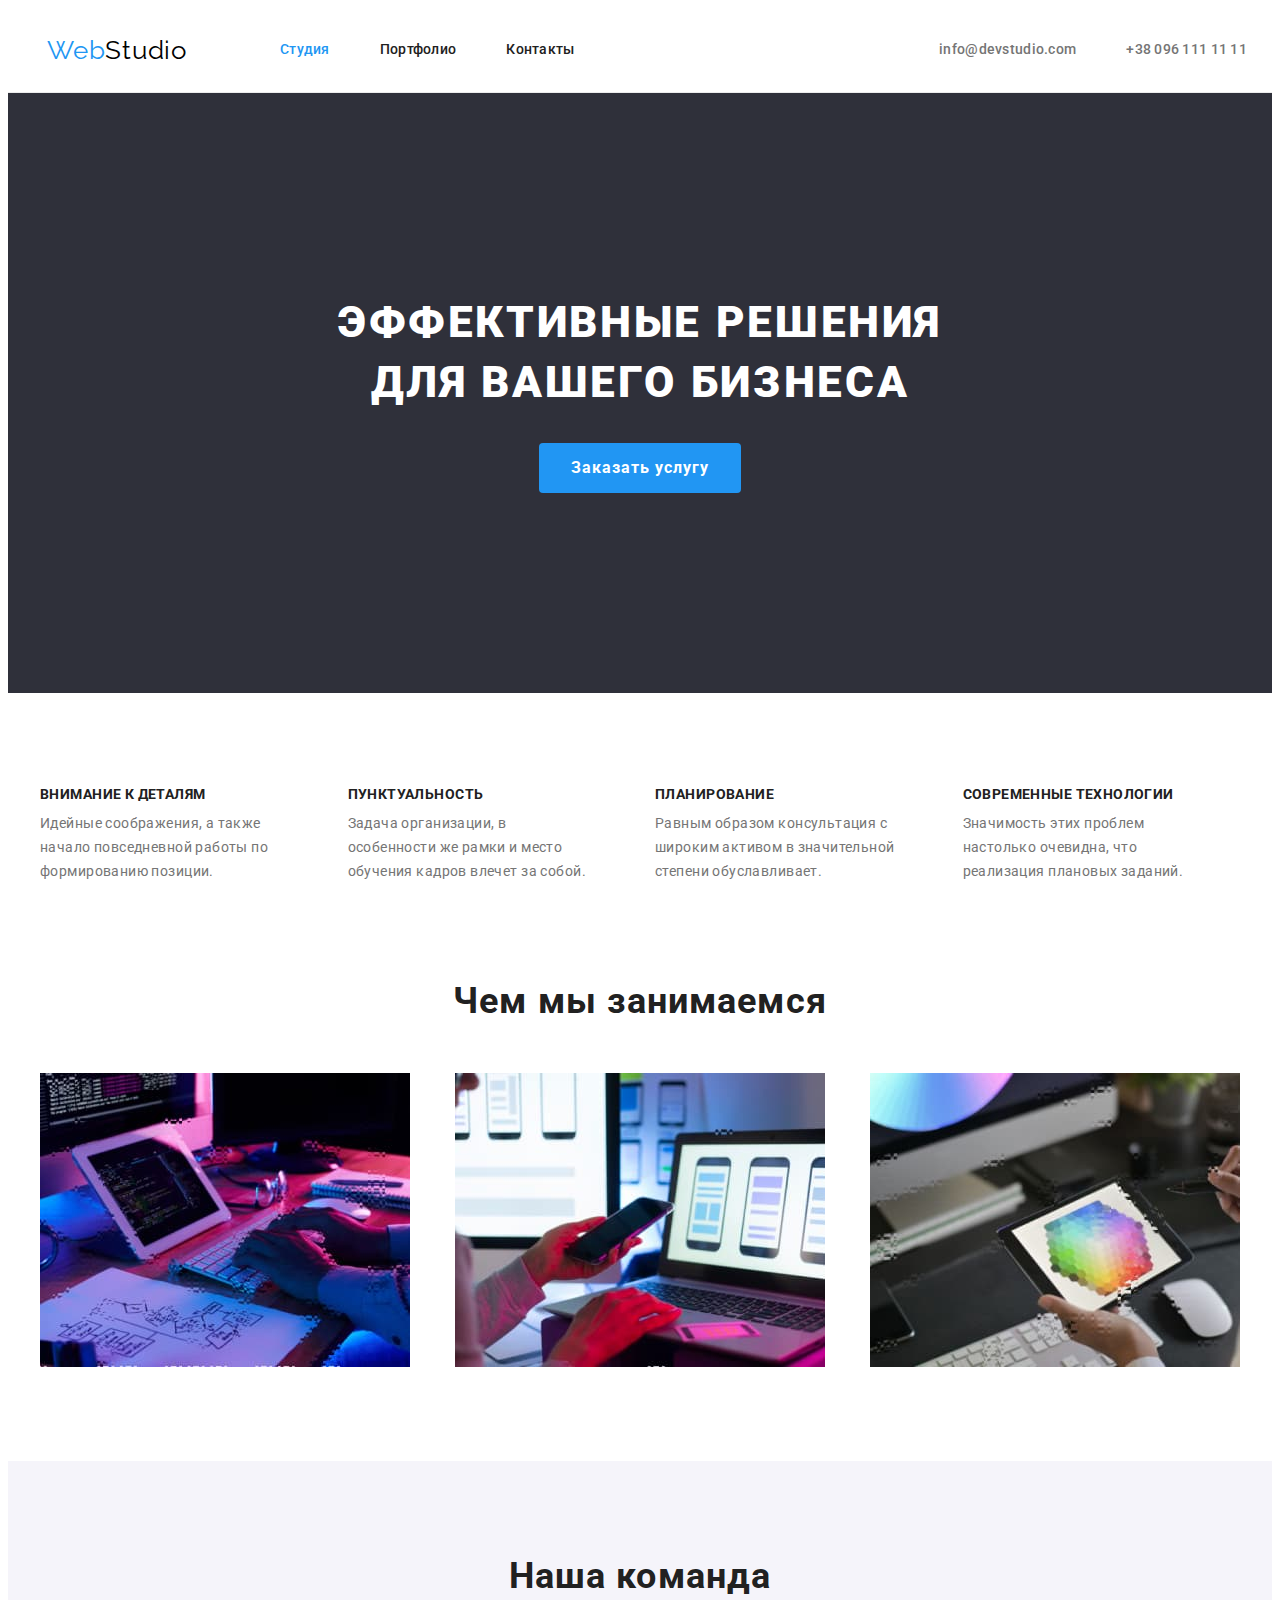
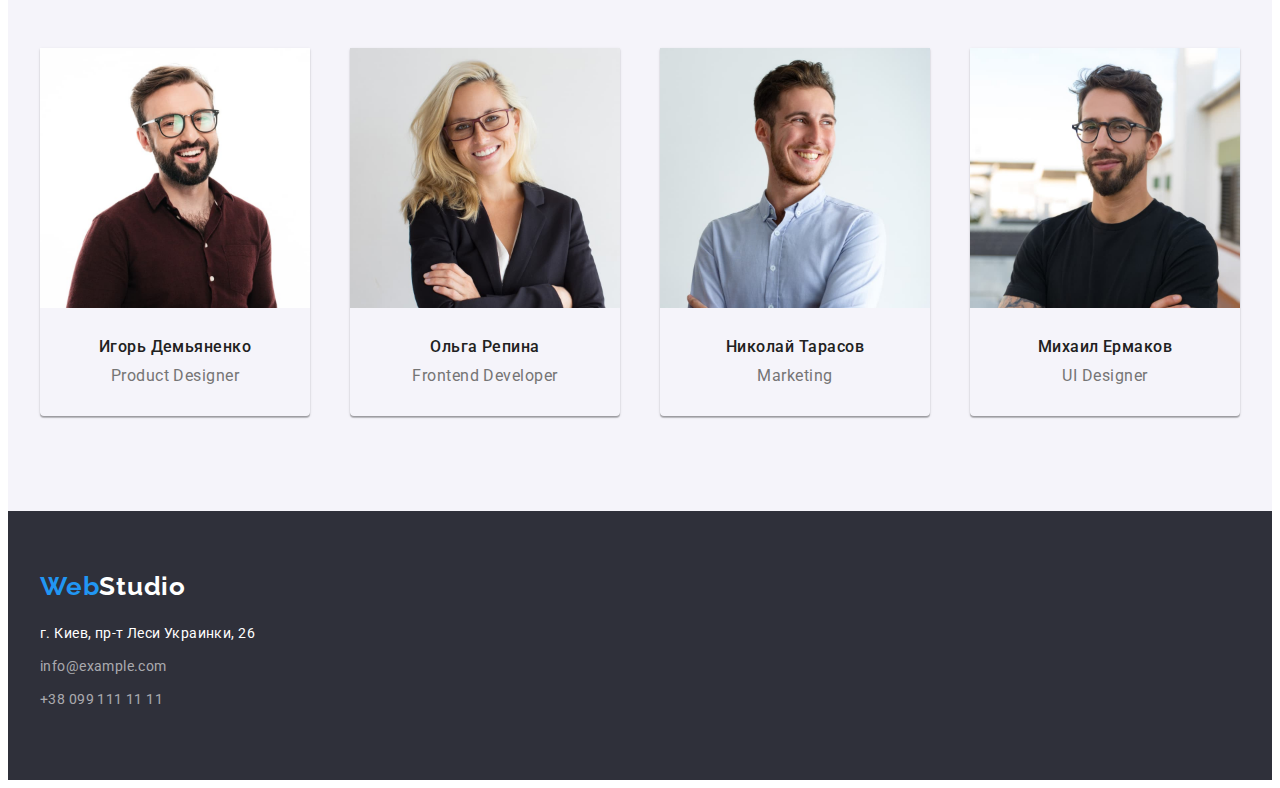
<file: index.html>
<!DOCTYPE html>
<html lang="ru">

<head>
    <meta charset="UTF-8">
    <meta http-equiv="X-UA-Compatible" content="IE=edge">
    <meta name="viewport" content="width=device-width, initial-scale=1.0">
    <link href="https://fonts.googleapis.com/css2?family=Raleway:wght@700&family=Roboto:wght@400;500;700;900&display=swap" rel="stylesheet">
    <link rel="stylesheet" href="https://cdnjs.cloudflare.com/ajax/libs/modern-normalize/1.1.0/modern-normalize.min.css" integrity="sha512-wpPYUAdjBVSE4KJnH1VR1HeZfpl1ub8YT/NKx4PuQ5NmX2tKuGu6U/JRp5y+Y8XG2tV+wKQpNHVUX03MfMFn9Q==" crossorigin="anonymous" referrerpolicy="no-referrer" />
    <link rel="stylesheet" href="css/styles.css">
    <title>WebStudio</title>
</head>

<body>
    <header class="header ">
        <div class="container">
            <div class="navig">
                <nav class="nav">
                    <a class="logo" href="./index.html"><span class="accent-logo">Web</span>Studio</a>
                    <ul class="nav-list">
                        <li class="nav-li"><a class="nav-link  active" href="./index.html">Студия</a></li>
                        <li class="nav-li"><a class="nav-link" href="./portfolio.html">Портфолио</a></li>
                        <li class="nav-li"><a class="nav-link" href="">Контакты</a></li>
                    </ul>
                </nav>
                <a class="header-link" href="mailto:info@devstudio.com">info@devstudio.com</a>
                <a class="header-link" href="tel:+380961111111">+38 096 111 11 11</a>
            </div>            
        </div> 
    </header>
    <main class="main">
        <section class="hero section">
            <div class="container">
                
                    <h1 class="hero-text">Эффективные решения для вашего бизнеса</h1>
                    <button class="button" type="button">Заказать услугу</button>
  
            </div> 
        </section>
        <section class="peculiarities section">
            <div class="container">
                <div class="pec-content">
                    <h2 class="visually-hidden">Особенности нашей компании(заголовок не виден)</h2>
                <ul class="pec-list">
                    <li>
                        <h3 class="pec-subtitle">Внимание к деталям</h3>
                        <p class="pec-text">Идейные соображения, а также начало повседневной работы по формированию позиции.</p>
                    </li>
                    <li>
                        <h3 class="pec-subtitle">Пунктуальность</h3>
                        <p class="pec-text">Задача организации, в особенности же рамки и место обучения кадров влечет за собой.</p>
                    </li>
                    <li>
                        <h3 class="pec-subtitle">Планирование</h3>
                        <p class="pec-text">Равным образом консультация с широким активом в значительной степени обуславливает.</p>
                    </li>
                    <li>
                        <h3 class="pec-subtitle">Современные технологии</h3>
                        <p class="pec-text">Значимость этих проблем настолько очевидна, что реализация плановых заданий.</p>
                    </li>
                </ul>
                </div>
                
            </div>
        </section>
        <section class="section-box section"> 
            <div class="container">
                <h2 class="box-title">Чем мы занимаемся</h2>
                <ul class="box-list">
                    <li><img src="./img/box1.jpg" alt="разрабатотка програмного обеспечения" width="370"></li>
                    <li><img src="./img/box2.jpg" alt="оптимизация" width="370"></li>
                    <li><img src="./img/box3.jpg" alt="выбор дизайна" width="370"></li>
                </ul>
                </div>
            </section>
            <section class="section-team section">
                <div class="container">
                    <h2 class="team-title">Наша команда</h2>
                    <ul class="team-list">
                        <li class="card">
                            <img class="employe-img" width="270" src="./img/employe1.jpg" alt="фото сотрудника дизайнер продукта">
                            <div class="team-card">
                                <h3  class="team-subtitle">Игорь Демьяненко</h3>
                                <p class="team-text" lang="en">Product Designer</p>
                            </div>
                            
                        </li>
                        <li class="card">
                            <img class="employe-img" width="270" src="./img/employe2.jpg" alt="фото сотрудника фронтенд-разработчик">
                            <div class="team-card">
                                <h3 class="team-subtitle">Ольга Репина</h3>
                                <p class="team-text" lang="en">Frontend Developer</p>
                            </div>
                           
                        </li>
                        <li class="card">
                            <img class="employe-img" width="270" src="./img/employe3.jpg" alt="фото сотрудника маркетолог">
                            <div class="team-card">
                                <h3 class="team-subtitle">Николай Тарасов</h3>
                                <p class="team-text" lang="en">Marketing</p>
                            </div>
                            
                        </li>
                        <li class="card">
                            <img class="employe-img" width="270" src="./img/employe4.jpg" alt="фото сотрудника дизайнер интерфейса">
                            <div class="team-card">
                                <h3 class="team-subtitle">Михаил Ермаков</h3>
                                <p class="team-text" lang="en">UI Designer</p>
                            </div>
                            
                        </li>
                    </ul>
                </div>
                
        </section>
    </main>
    <footer class="footer">
        <div class="container">
            <a class="logo-foot" href="./index.html"><span class="accent-logo">Web</span>Studio</a>
            <address class="adress">
                <p class="foot-text">г. Киев, пр-т Леси Украинки, 26</p>
                <a class="foot-link" href="mailto:info@example.com ">info@example.com</a>
                <a class="foot-link" href="tel:+380991111111">+38 099 111 11 11</a>
            </address>
        </div>
        
    </footer>
</body>

</html>
</file>
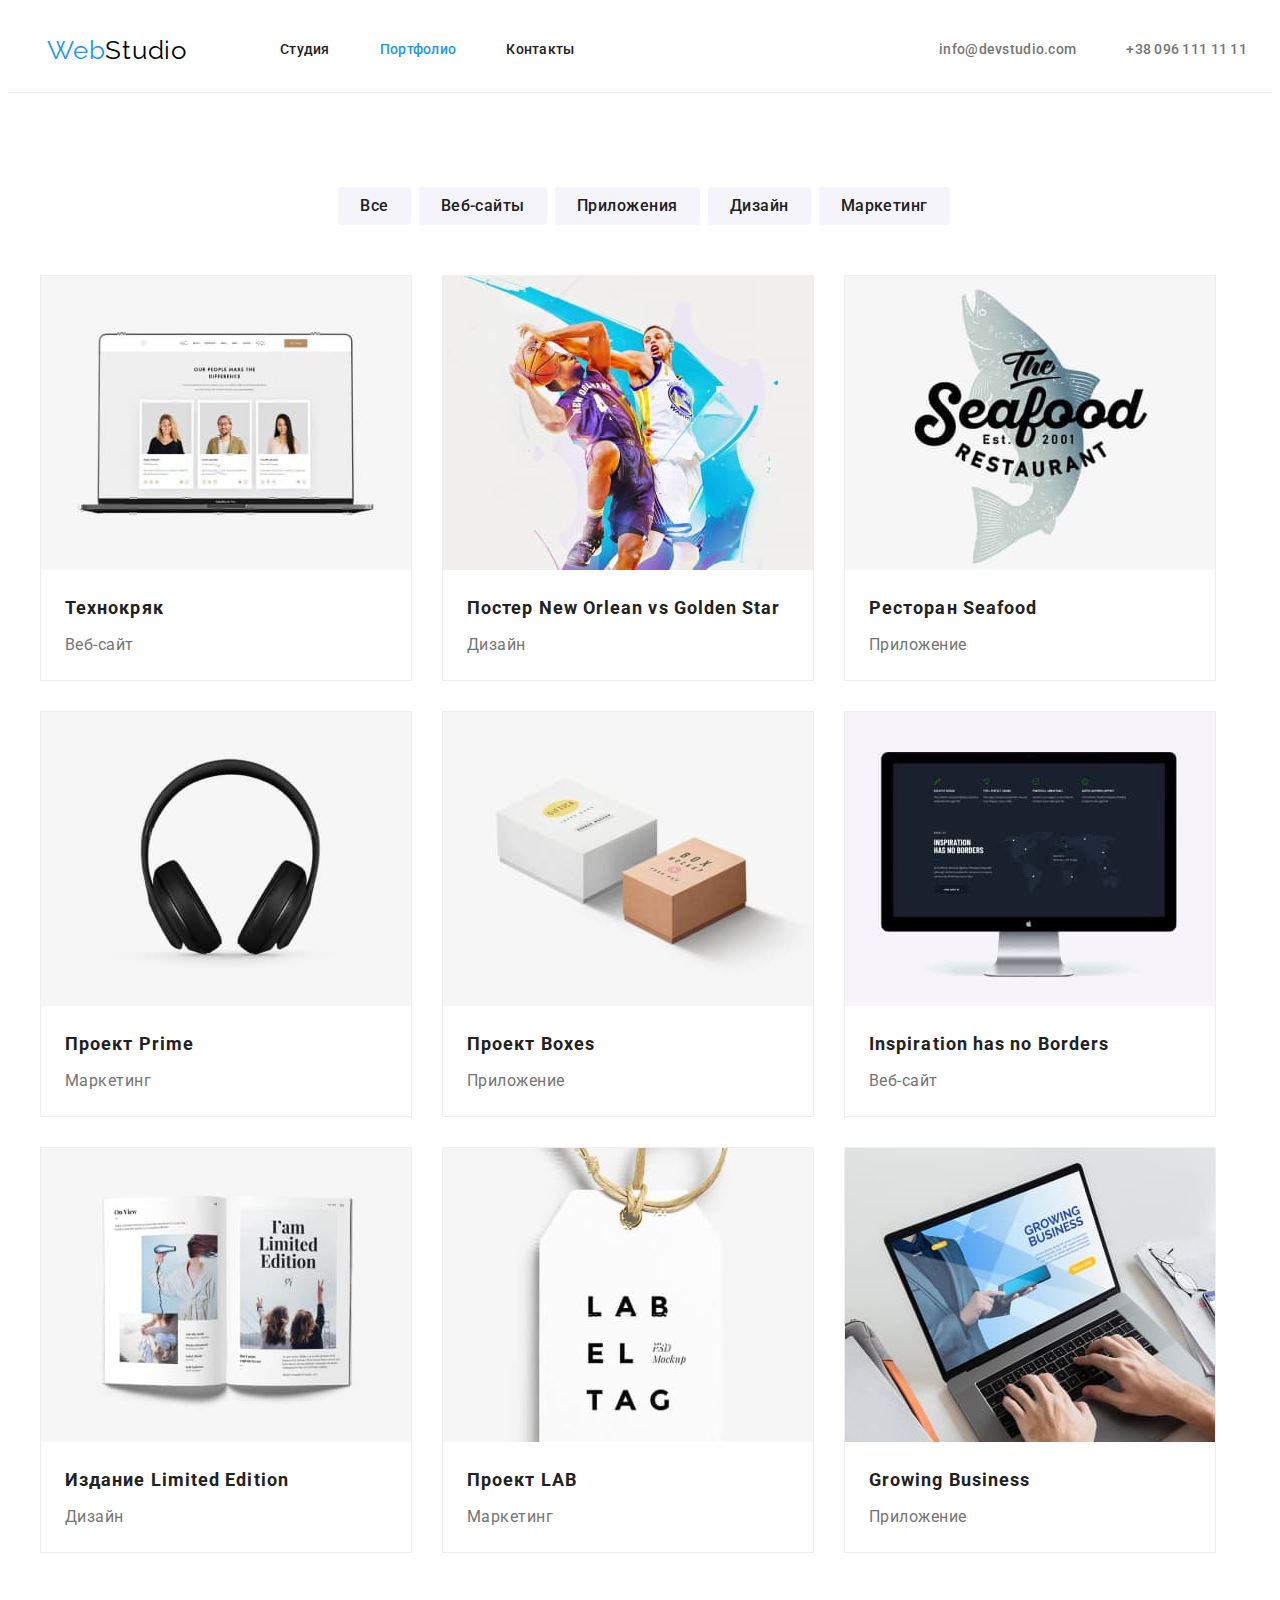
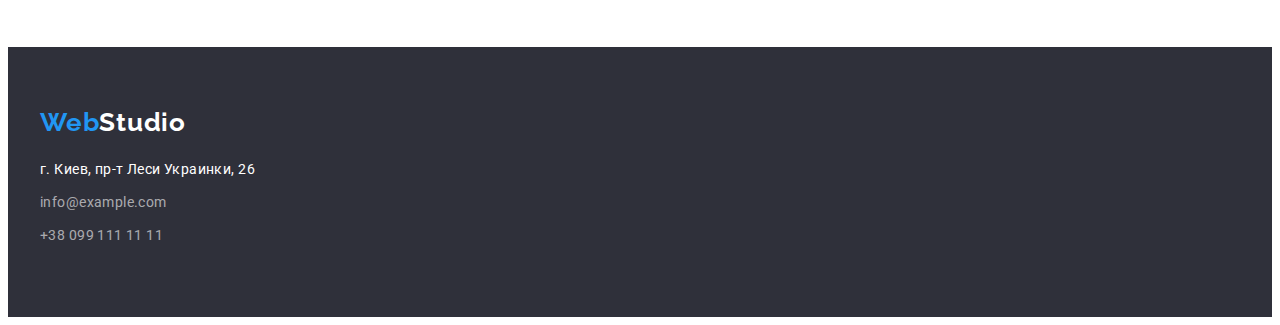
<file: portfolio.html>
<!DOCTYPE html>
<html lang="en">
<head>
    <meta charset="UTF-8">
    <meta http-equiv="X-UA-Compatible" content="IE=edge">
    <meta name="viewport" content="width=device-width, initial-scale=1.0">
    <link href="https://fonts.googleapis.com/css2?family=Raleway:wght@700&family=Roboto:wght@400;500;700;900&display=swap" rel="stylesheet">
    <link rel="stylesheet" href="https://cdnjs.cloudflare.com/ajax/libs/modern-normalize/1.1.0/modern-normalize.min.css" integrity="sha512-wpPYUAdjBVSE4KJnH1VR1HeZfpl1ub8YT/NKx4PuQ5NmX2tKuGu6U/JRp5y+Y8XG2tV+wKQpNHVUX03MfMFn9Q==" crossorigin="anonymous" referrerpolicy="no-referrer" />
    <link rel="stylesheet" href="css/styles.css">
    <title>Document</title>
</head>
<body>
    <header class="header">
        <div class="container">
            <div class="navig">
                <nav class="nav">
                    <a class="logo" href="./index.html"><span class="accent-logo">Web</span>Studio</a>
                    <ul class="nav-list">
                        <li class="nav-li"><a class="nav-link" href="./index.html">Студия</a></li>
                        <li class="nav-li"><a class="nav-link active" href="./portfolio.html">Портфолио</a></li>
                        <li class="nav-li"><a class="nav-link" href="">Контакты</a></li>
                    </ul>
                </nav>
                <a class="header-link" href="mailto:info@devstudio.com">info@devstudio.com</a>
                <a class="header-link" href="tel:+380961111111">+38 096 111 11 11</a>
            </div>            
        </div> 
    </header>   
    <main class="main">
        <section class="portfolio section">
            <div class="container">
                <h1 class="visually-hidden">Примеры работ потрфолию(заголовок не виден)</h1>
                <ul class="port-list">
                    <li class="list-btn"><button class="port-btn" type="button">Все</button></li>
                    <li class="list-btn"><button class="port-btn" type="button">Веб-сайты</button></li>
                    <li class="list-btn"><button class="port-btn" type="button">Приложения</button></li>
                    <li class="list-btn"><button class="port-btn" type="button">Дизайн</button></li>
                    <li class="list-btn"><button class="port-btn" type="button">Маркетинг</button></li>
                </ul>
                <ul class="port-cont">
                    <li class="port-card">
                        <a  class="port-link" href="#">
                        <img src="./img/portfolio1.jpg" alt="Открытый сайт на ноутбуке" width="370">
                        <div class="prt-card">
                            <h3 class="port-title">Технокряк</h3>
                            <p class="port-text">Веб-сайт</p>
                        </div>
                        
                    </a>
                    </li>
                    <li class="port-card">
                        <a  class="port-link" href="#">
                        <img src="./img/portfolio2.jpg" alt="Стефф Карри блокирует Девонта Грэма" width="370">
                        <div class="prt-card">
                            <h3 class="port-title">Постер New Orlean vs Golden Star</h3>
                            <p class="port-text">Дизайн</p>
                        </div>
                        
                        </a>             
                    </li>
                    <li class="port-card">
                        <a  class="port-link" href="#">
                        <img src="./img/portfolio3.jpg" alt="Логотип ресторана на фоне рыбы" width="370">
                        <div class="prt-card">
                            <h3 class="port-title">Ресторан Seafood</h3>
                            <p class="port-text">Приложение</p>
                        </div>
                        
                        </a>
                    </li>
                    <li class="port-card">
                        <a  class="port-link" href="#">
                        <img src="./img/portfolio4.jpg" alt="Наушники" width="370">
                        <div class="prt-card">
                            <h3 class="port-title">Проект Prime</h3>
                            <p class="port-text">Маркетинг</p>
                        </div>
                        
                        </a>                
                    </li>
                    <li class="port-card">
                        <a  class="port-link" href="#">
                        <img src="./img/portfolio5.jpg" alt="Бклая и серая коробка" width="370">
                        <div class="prt-card">
                            <h3 class="port-title">Проект Boxes</h3>
                            <p class="port-text">Приложение</p>
                        </div>
                        
                        </a>
                    </li>
                    <li class="port-card">
                        <a class="port-link"  href="">  
                        <img src="./img/portfolio6.jpg" alt="Монитор с изображением страницы сайта" width="370">
                        <div class="prt-card">
                            <h3 class="port-title">Inspiration has no Borders</h3>
                            <p class="port-text">Веб-сайт</p>
                        </div>
                        
                        </a>               
                    </li>
                    <li class="port-card">
                        <a  class="port-link" href="#">
                        <img src="./img/portfolio7.jpg" alt="Развернутая книга" width="370">
                        <div class="prt-card">
                            <h3 class="port-title">Издание Limited Edition</h3>
                            <p class="port-text">Дизайн</p>
                        </div>
                        
                        </a>             
                        </li>
                    <li class="port-card">
                        <a class="port-link"  href="#">
                        <img src="./img/portfolio8.jpg" alt="Лейба с названием на веревочке" width="370">
                        <div class="prt-card">
                            <h3 class="port-title">Проект LAB</h3>
                            <p class="port-text">Маркетинг</p>
                        </div>
                        
                        </a>                
                    </li>
                    <li class="port-card">
                        <a  class="port-link" href="#">
                        <img src="./img/portfolio9.jpg" alt="Ноутбук с изображением страницы сайта" width="370">
                        <div class="prt-card">
                            <h3 class="port-title">Growing Business</h3>
                            <p class="port-text">Приложение</p>
                        </div>
                        
                        </a>
                    </li>
                </ul>
            </div>
            
        </section>

    </main>
    <footer class="footer">
        <div class="container">
            <a class="logo-foot" href="./index.html"><span class="accent-logo">Web</span>Studio</a>
            <address class="adress">
                <p class="foot-text">г. Киев, пр-т Леси Украинки, 26</p>
                <a class="foot-link" href="mailto:info@example.com ">info@example.com</a>
                <a class="foot-link" href="tel:+380991111111">+38 099 111 11 11</a>
            </address>
        </div>
    </footer>
    
</body>
</html>
</file>
<file: css/styles.css>
/* главный цвет фона страницы (background) : #E5E5E5 */
/* цвет фона первой секции (background) : #2F303A  */
/* цвет заголовка h1, фон хедера : #FFFFFF */
/* главный текст страницы (primary-text) : #212121 */
/* второстепенный текст страницы (secondary-text) :#757575 */
/* акцент наведения (accent-text) : #757575 */
/* logo:Web : #2196F3 logo:Studio: #000000 */

/* СТИЛИ ХЕДЕРА */
:root {
    --main-white-color: #FFFFFF;
    --logo-col-one: #000000;
    --accent: #2196F3;
    --solution-bg: #2F303A;
    --primary-text: #212121;
    --secondary-text: #757575;
    --btn-port-col: #F5F4FA;
    --team-bg-color: #F5F4FA;
}
p,
h1,
h2,h3,h4,h5,h6 {
   margin: 0;
}
ul {
   padding-left: 0;
   margin: 0;
}

body {
    font-family: Roboto, sans-serif;

}

ul {
    list-style: none;
}
img {
    display: block;
}
.section {
    padding-top: 94px;
    padding-bottom: 94px;
}

/* html {
    width: 1600px;
} */
.container {
    width: 1200px;
    padding: 0 15px;
    margin: 0 auto;
    /* outline: 2px solid red; */
    
}

.header {
    background-color: var(--main-white-color);
    padding: 24px;
    border-bottom: 1px solid rgba(236, 236, 236, 1);
    
}
.logo,
.accent-logo {
    color: var(--logo-col-one);
    font-family: 'Raleway';
    font-size: 26px;
    line-height: 1.19;
    letter-spacing: 0.03em;
    text-decoration: none;
    
}
.logo {
    margin-right: 93px;
}
.accent-logo {
    color: var(--accent);
}

.nav-list {
    display: flex;
    
    
}
.nav-li {
    margin-right: 50px;
}
.nav-li:last-child {
    margin-right: 0;
}

   

.nav-link {
    color: var(--primary-text);
    font-weight: 500;
    font-size: 14px;
    line-height: 1.14;
    letter-spacing: 0.02em;
    text-decoration: none;
    display: block;
    padding: 10px 0;
}   


.nav-link:hover,
.nav-link:focus {
    color: var(--accent);
}
.active{
    color: var(--accent);
}
.nav {
    display: flex;
    align-items: center;
}

.navig {
    display: flex;
    align-items: center;
    
}

.header-link {
    color: var(--secondary-text) ;
    font-weight: 500;
    font-size: 14px;
    line-height: 1.14;
    letter-spacing: 0.02em;
    text-decoration: none;
    margin-right: 50px;
    margin-left: auto;
    
}
.header-link:last-child {
    margin-right: 0;
    margin-left: 0;
}
.header-link:hover,
.header-link:focus {
    color: var(--accent);
}
/* ПЕРВАЯ СЕКЦИЯ */
.hero {
background-color: var(--solution-bg);
   padding-top: 200px;
   padding-bottom: 200px;
   padding-left: auto;
   padding-right: auto;
    
    /* padding-left: 450px;
    padding-right: 450px; */
}


.hero-text {
    color: var(--main-white-color);
    font-weight: 900;
    font-size: 44px;
    line-height: 1.36;
    text-align: center;
    text-transform: uppercase;
    margin-top: 0;
    margin-bottom: 30px; 
    max-width: 696px;
    margin-left: auto;
    margin-right: auto; 
    letter-spacing: 0.06em;              

    
    
    }




.button {
    background-color: var(--accent);
    color: var(--main-white-color);
    
    font-weight: 700;
    font-size: 16px;
    line-height: 1.87;
    letter-spacing: 0.06em;
    display: block;
    margin: 0 auto;
    
    
    
  
    
}
/* ВТОРАЯ СЕКЦИЯ */

.visually-hidden { position: absolute;
    white-space: nowrap;
    width: 1px;
    height: 1px;
    overflow: hidden;
    border: 0;
    padding: 0;
    clip: rect(0 0 0 0);
    clip-path: inset(50%);
    margin: -1px; }

/* .employe-img {
    margin-bottom: 30px;
} */



.port-title {
    color: var(--primary-text);
    font-weight: 700;
    font-size: 18px;
    line-height: 2.0;
    letter-spacing: 0.06em;
}

.section-box {
    padding-bottom: 94px;
    padding-top: 0;
}

.team-title,
.box-title {
    color: var(--primary-text) ;
    font-size: 36px;
    line-height: 1.16;
    text-align: center;
    letter-spacing: 0.03em;
    margin-bottom: 50px;
}

.box-list {
    display: flex;
    justify-content: space-between;
    margin: 0;
}
.peculiarities {
    padding-top: 94px;
    
}

.pec-subtitle {
    color: var(--primary-text);
    font-weight: 700;
    font-size: 14px;
    line-height: 1.14;
    letter-spacing: 0.03em;
    text-transform: uppercase;
    margin-bottom: 10px;
    

}
.pec-subtitle:last-child {
    margin-right: 0px;
}

.team-list {
    display: flex;
    justify-content: space-between;
}
.team-subtitle {
    color: var(--primary-text);
    font-weight: 500;
    font-size: 16px;
    line-height: 1.18;
    letter-spacing: 0.03em;
    margin-bottom: 10px;
    text-align: center;
}
.pec-list {
    display: flex;
    gap: 30px;
}

.pec-text {
    color: var(--secondary-text);
    font-size: 14px;
    line-height: 1.71;
    letter-spacing: 0.03em;
    max-width: 270px;
    padding-right: 29px;
    height: 75px;
}

.card {
    box-shadow: 0px 1px 3px rgba(0, 0, 0, 0.12), 0px 1px 1px rgba(0, 0, 0, 0.14), 0px 2px 1px rgba(0, 0, 0, 0.2);
    border-radius: 0px 0px 4px 4px;

}
.team-text {
    color: var(--secondary-text);
    font-size: 16px;
    line-height: 1.18;
    letter-spacing: 0.03em;
    text-align: center;
    
}
.team-card {
    padding-top: 30px;
    padding-bottom: 30px;
}

.section-team {
    background-color: var(--btn-port-col);
    padding-top: 95px;
    padding-bottom: 95px;
}
/* ФУТЕР */
.footer {
    background-color: var(--solution-bg);
    padding-top: 60px;
    padding-bottom: 60px;
}
.logo-foot {
    color: var(--main-white-color);
    font-family: 'Raleway';
    font-weight: 700;
    font-size: 26px;
    line-height: 1.19;
    letter-spacing: 0.03em;
    text-decoration: none;
    
}
.foot-text {
    color: var(--main-white-color);
    
    font-size: 14px;
    line-height: 1.71;
    letter-spacing: 0.03em;
    margin-bottom: 9px;
   
}
.foot-link {
    color: rgb(100%,100%,100%,60%);
    font-size: 14px;
    line-height: 1.71;
    letter-spacing: 0.03em;
    text-decoration: none;
    display: flex;
    flex-direction: row;
    justify-content: left;
    width: 231px;
    margin-bottom: 9px;

}
.foot-link:hover,
.foot-link:focus {
    color: var(--accent);
}

.adress {
    font-style: normal;
    margin-top: 20px;
    
}
.port-list {
    font-weight: 500;
    font-size: 16px;
    line-height: 1.62;
    display: flex;
    justify-content: center;
    margin: 0;
    margin-bottom: 50px;
    
}

.list-btn {
    margin-left: 8px;
}

.port-cont {
    display: flex;
    flex-wrap: wrap;
    margin: 0;
    gap: 30px;
    
}


.port-btn {
    background-color: var(--btn-port-col);
    color: var(--primary-text);
    font-weight: 500;
    font-size: 16px;
    line-height: 1.62;
    text-align: center;
    letter-spacing: 0.03em;
    font-style: normal;   
    padding: 6px 22px;
}

.port-btn:hover,
.port-btn:focus {
    background-color: var(--accent);
    color: var(--main-white-color);
    box-shadow: #000000;
    box-shadow: 0px 2px 2px 0px rgba(0, 0, 0, 0.12);
    box-shadow: 0px 1px 2px 0px rgba(0, 0, 0, 0.08);
    box-shadow: 0px 4px 4px 0px rgba(0, 0, 0, 0.25);
}

.button,
.port-btn {
    border: none;
    cursor: pointer;
    font-family: Roboto;
    border-radius: 4px;
}
.button {
    padding: 10px 32px;
}

.button:hover {
    background-color: #188CE8;
}

.port-link {
    color: var(--primary-text);
    text-decoration: none;
}
.port-title {
    
   
}

.port-text{
    color: var(--secondary-text) ;
    margin-top: 4px;
    font-size: 16px;
    line-height: 30px;
    letter-spacing: 0.03em;
}
    


.port-card {
    border: 1px solid rgba(238, 238, 238, 1);
    max-width: 370px;
}
/* .port-card:nth-child(-n + 6) {
    margin-bottom: 30px;
} */
.prt-card {
    padding: 20px 24px;
}
</file>
